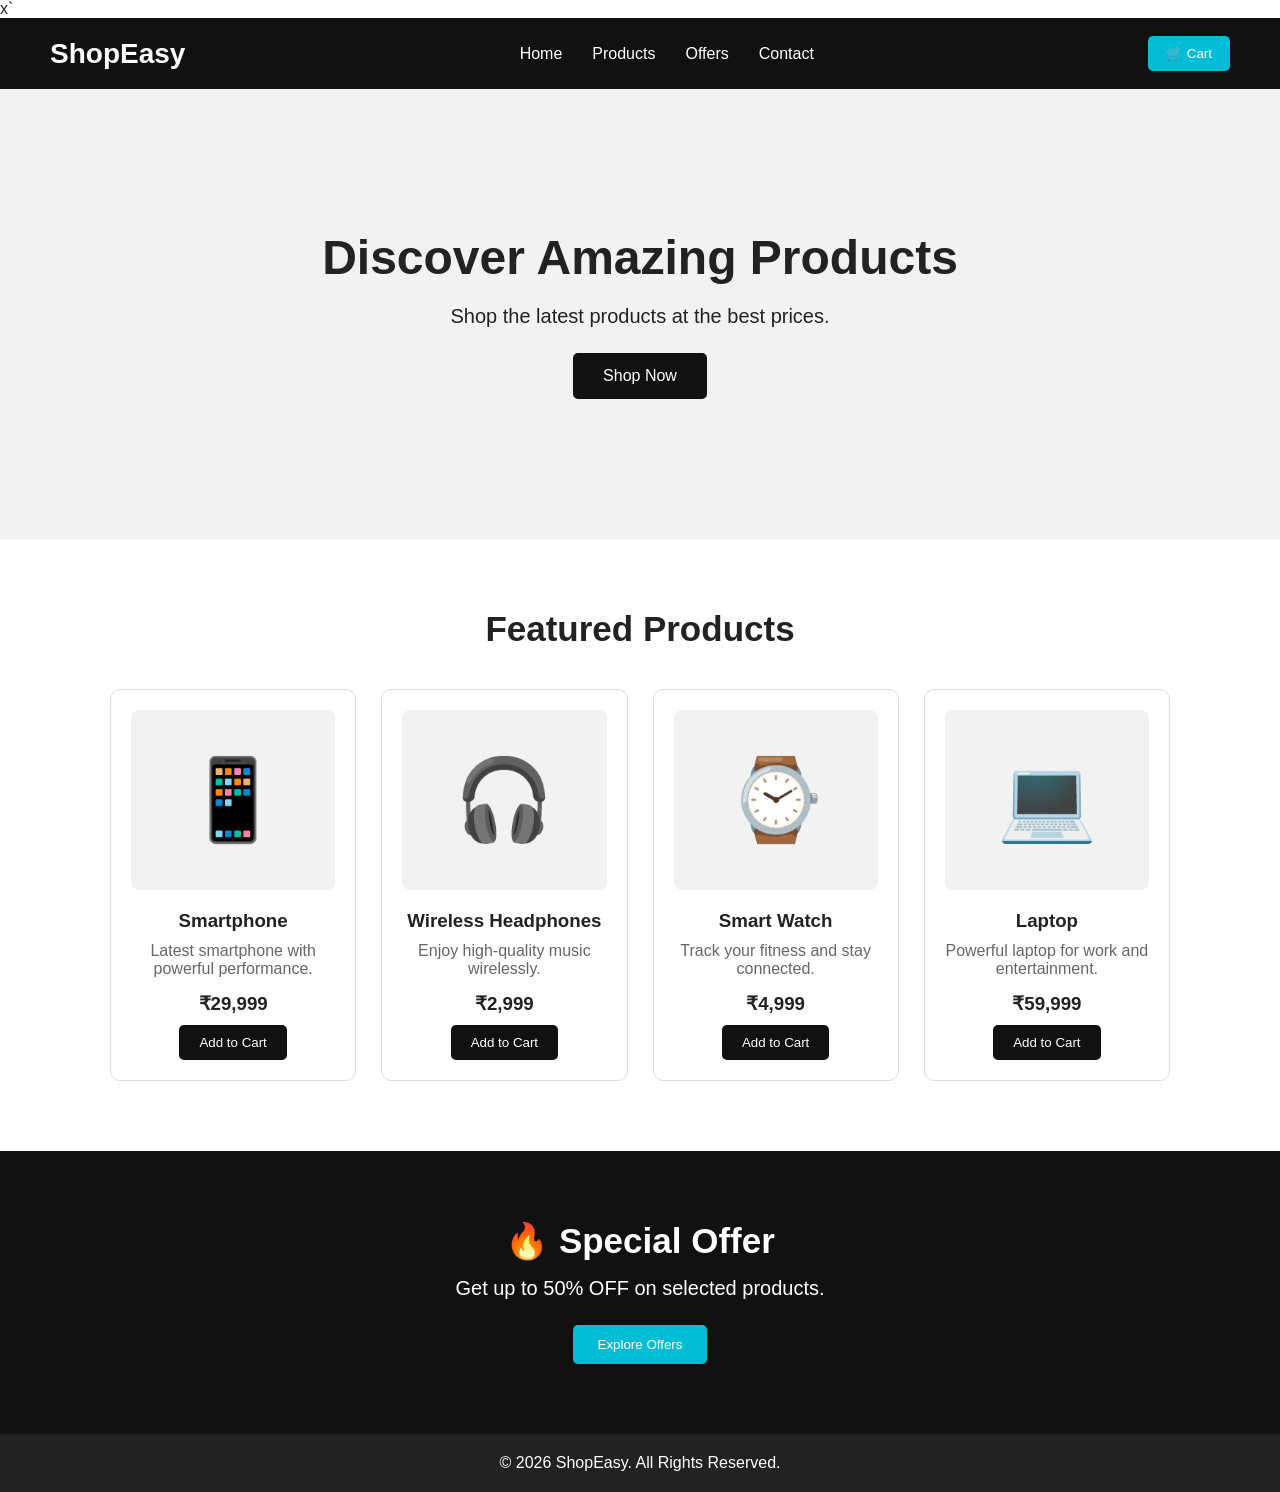
<file: ecommerce/index.html>
<!DOCTYPE html>
<html lang="en">
<head>x`
    <meta charset="UTF-8">
    <meta name="viewport" content="width=device-width, initial-scale=1.0">

    <title>ShopEasy - E-commerce</title>

    <link rel="stylesheet" href="style.css">
</head>

<body>

    <!-- Navbar -->
    <header>
        <nav class="navbar">

            <h2 class="logo">ShopEasy</h2>

            <ul class="nav-links">
                <li><a href="#">Home</a></li>
                <li><a href="#">Products</a></li>
                <li><a href="#">Offers</a></li>
                <li><a href="#">Contact</a></li>
            </ul>

            <button class="cart">🛒 Cart</button>

        </nav>
    </header>


    <!-- Hero Section -->
    <section class="hero">

        <div class="hero-content">

            <h1>Discover Amazing Products</h1>

            <p>
                Shop the latest products at the best prices.
            </p>

            <button class="shop-btn">
                Shop Now
            </button>

        </div>

    </section>


    <!-- Products -->
    <section class="products">

        <h2>Featured Products</h2>

        <div class="product-container">

            <!-- Product 1 -->
            <div class="product-card">

                <div class="product-image">
                    📱
                </div>

                <h3>Smartphone</h3>

                <p>
                    Latest smartphone with powerful performance.
                </p>

                <h3>₹29,999</h3>

                <button>Add to Cart</button>

            </div>


            <!-- Product 2 -->
            <div class="product-card">

                <div class="product-image">
                    🎧
                </div>

                <h3>Wireless Headphones</h3>

                <p>
                    Enjoy high-quality music wirelessly.
                </p>

                <h3>₹2,999</h3>

                <button>Add to Cart</button>

            </div>


            <!-- Product 3 -->
            <div class="product-card">

                <div class="product-image">
                    ⌚
                </div>

                <h3>Smart Watch</h3>

                <p>
                    Track your fitness and stay connected.
                </p>

                <h3>₹4,999</h3>

                <button>Add to Cart</button>

            </div>


            <!-- Product 4 -->
            <div class="product-card">

                <div class="product-image">
                    💻
                </div>

                <h3>Laptop</h3>

                <p>
                    Powerful laptop for work and entertainment.
                </p>

                <h3>₹59,999</h3>

                <button>Add to Cart</button>

            </div>

        </div>

    </section>


    <!-- Offer -->
    <section class="offer">

        <h2>🔥 Special Offer</h2>

        <p>
            Get up to 50% OFF on selected products.
        </p>

        <button>Explore Offers</button>

    </section>


    <!-- Footer -->
    <footer>

        <p>
            © 2026 ShopEasy. All Rights Reserved.
        </p>

    </footer>

</body>
</html>
</file>
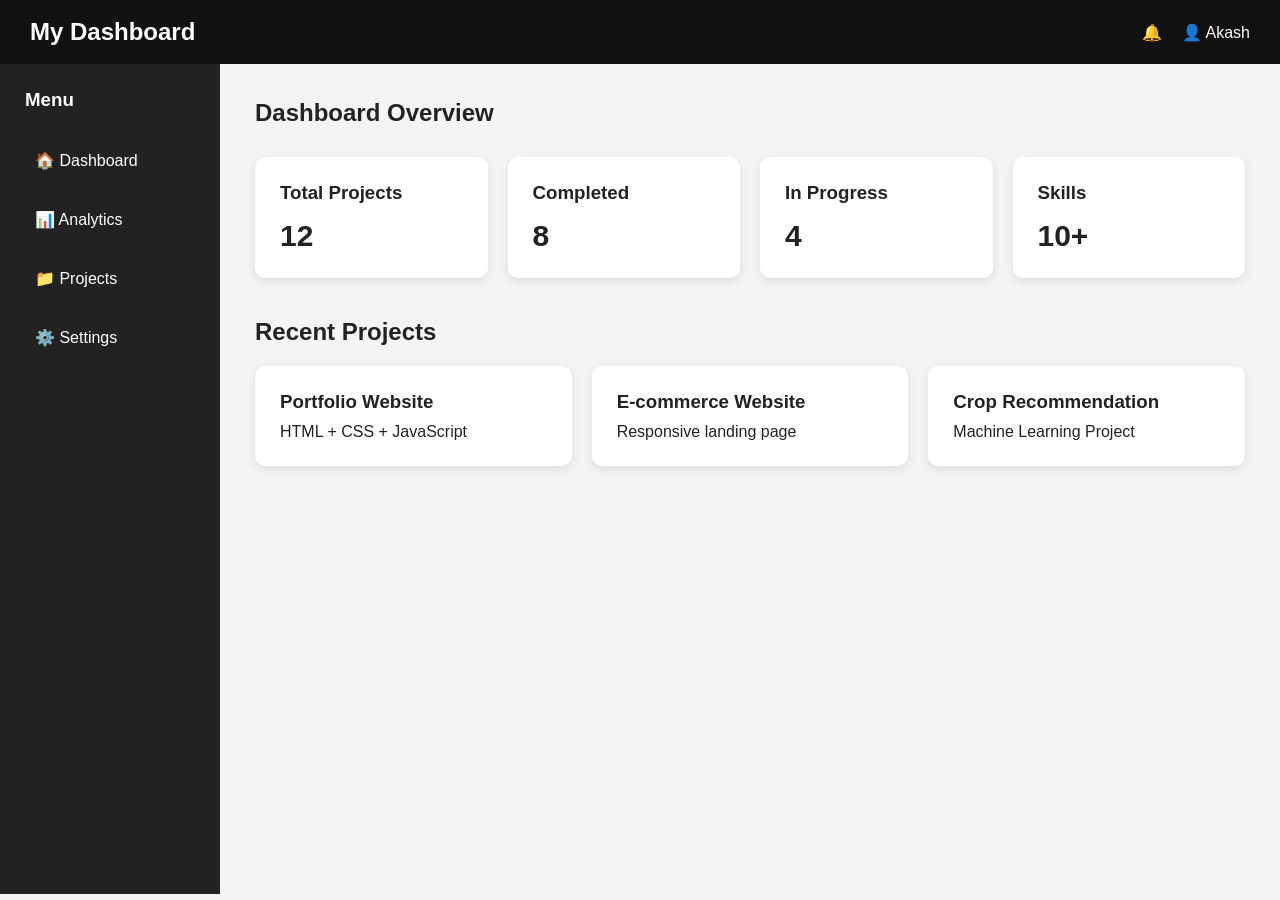
<file: layout/index.html>
<!DOCTYPE html>
<html lang="en">
<head>
    <meta charset="UTF-8">
    <meta name="viewport" content="width=device-width, initial-scale=1.0">

    <title>Flexbox & Grid Practice</title>

    <link rel="stylesheet" href="style.css">
</head>

<body>

    <!-- Header -->
    <header class="header">

        <h2>My Dashboard</h2>

        <div class="profile">
            <span>🔔</span>
            <span>👤 Akash</span>
        </div>

    </header>


    <!-- Main Layout -->
    <main class="dashboard">

        <!-- Sidebar -->
        <aside class="sidebar">

            <h3>Menu</h3>

            <a href="#">🏠 Dashboard</a>
            <a href="#">📊 Analytics</a>
            <a href="#">📁 Projects</a>
            <a href="#">⚙️ Settings</a>

        </aside>


        <!-- Content -->
        <section class="content">

            <h1>Dashboard Overview</h1>

            <!-- Cards -->
            <div class="cards">

                <div class="card">
                    <h3>Total Projects</h3>
                    <p>12</p>
                </div>

                <div class="card">
                    <h3>Completed</h3>
                    <p>8</p>
                </div>

                <div class="card">
                    <h3>In Progress</h3>
                    <p>4</p>
                </div>

                <div class="card">
                    <h3>Skills</h3>
                    <p>10+</p>
                </div>

            </div>


            <!-- Projects -->
            <h2 class="project-title">Recent Projects</h2>

            <div class="projects">

                <div class="project">
                    <h3>Portfolio Website</h3>
                    <p>HTML + CSS + JavaScript</p>
                </div>

                <div class="project">
                    <h3>E-commerce Website</h3>
                    <p>Responsive landing page</p>
                </div>

                <div class="project">
                    <h3>Crop Recommendation</h3>
                    <p>Machine Learning Project</p>
                </div>

            </div>

        </section>

    </main>

</body>
</html>
</file>
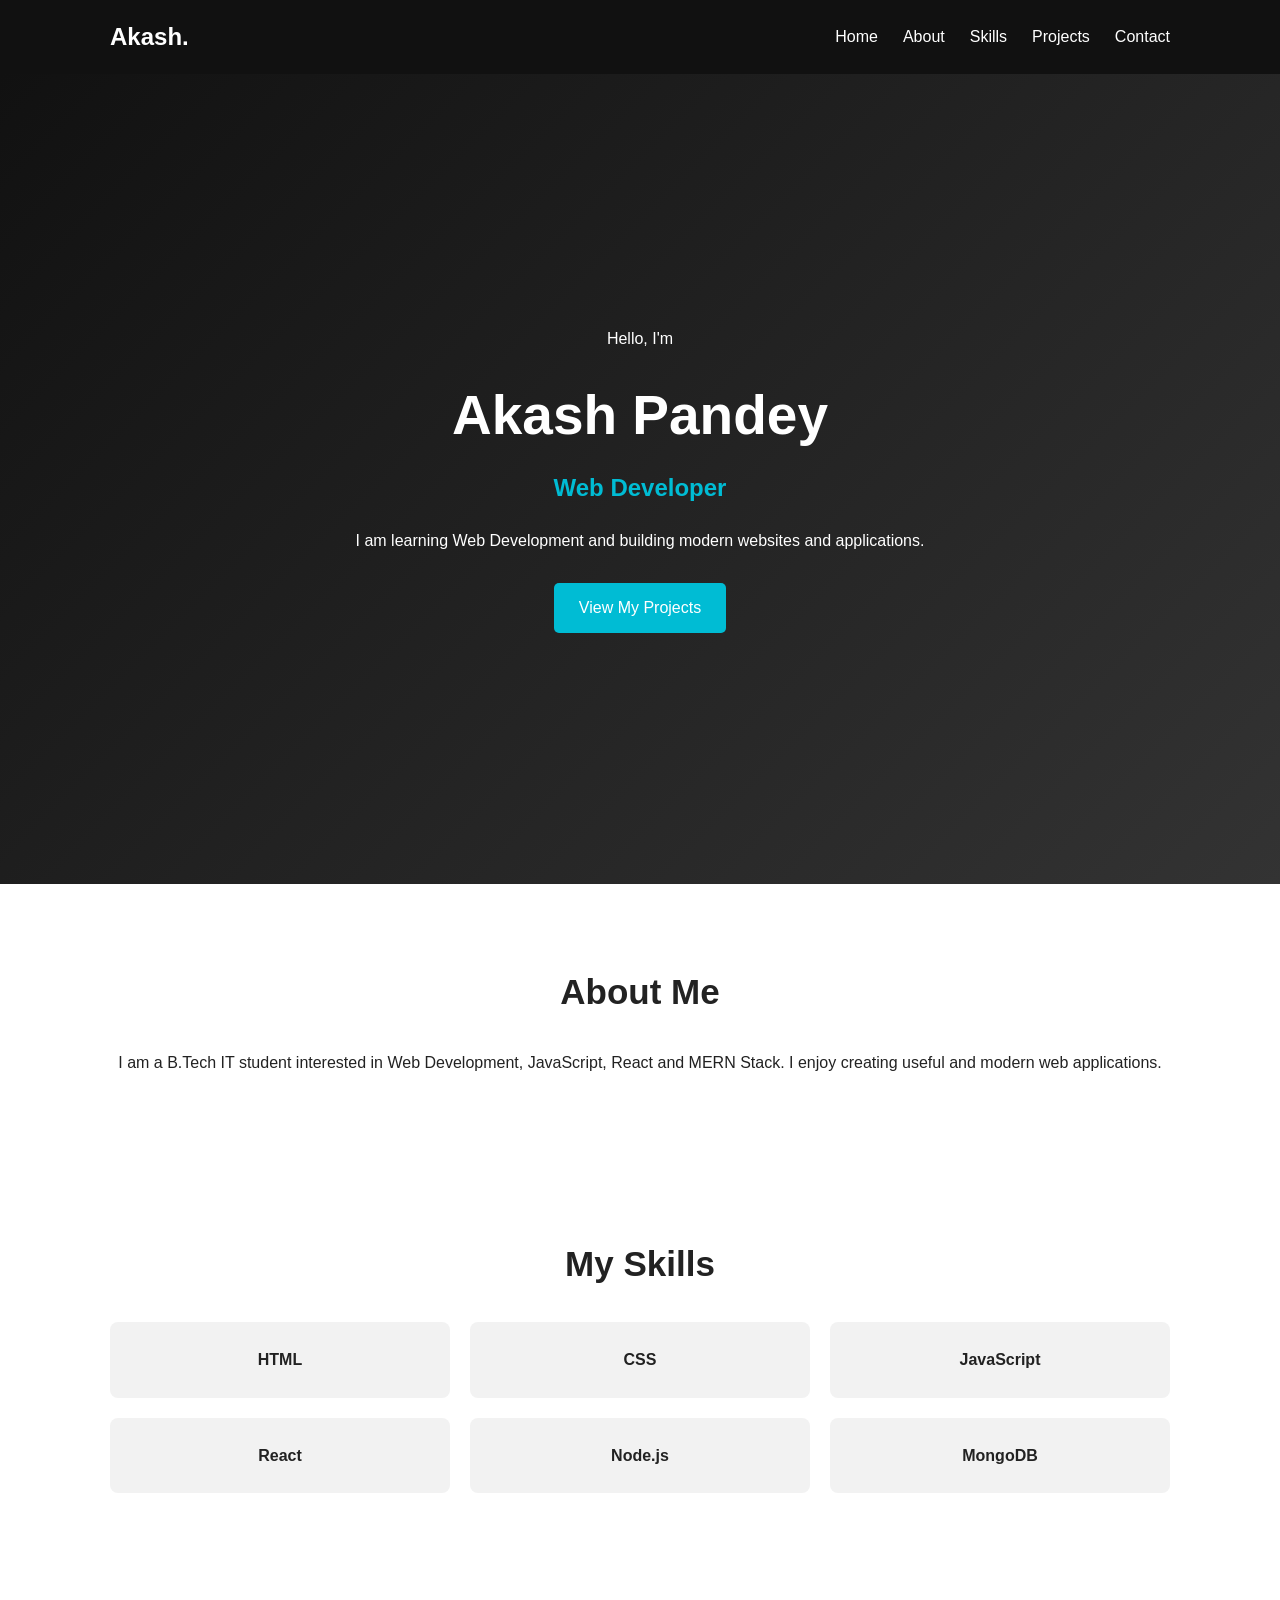
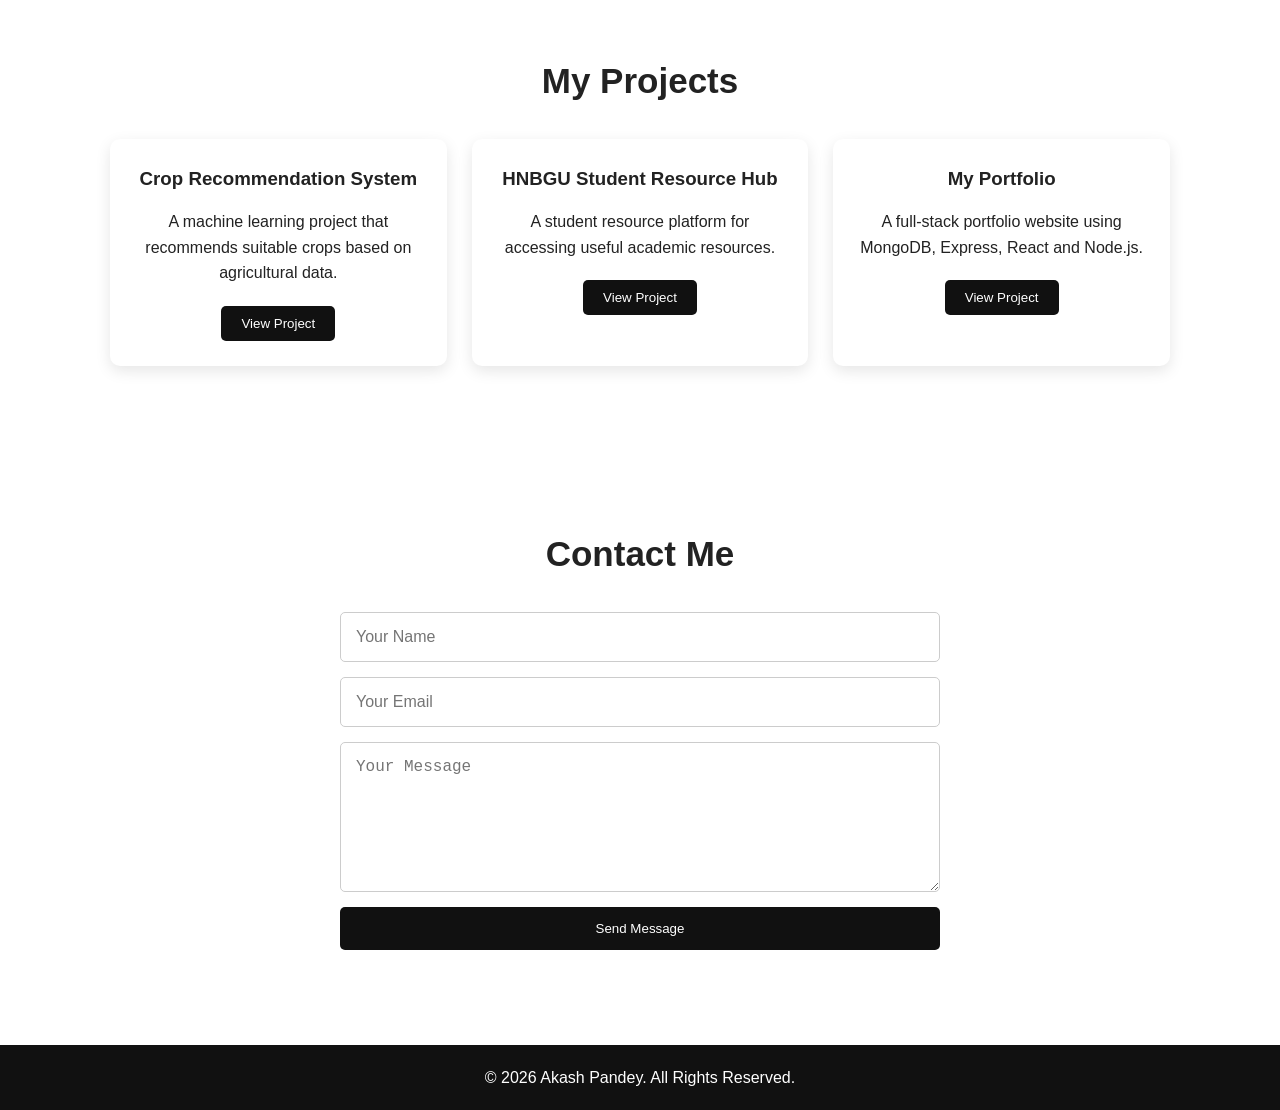
<file: Portfolio/index.html>
<!DOCTYPE html>
<html lang="en">
<head>
    <meta charset="UTF-8">
    <meta name="viewport" content="width=device-width, initial-scale=1.0">

    <title>Akash Pandey | Portfolio</title>

    <link rel="stylesheet" href="style.css">
</head>

<body>

    <!-- Navbar -->
    <header>
        <nav class="navbar">
            <h2 class="logo">Akash.</h2>

            <ul class="nav-links">
                <li><a href="#home">Home</a></li>
                <li><a href="#about">About</a></li>
                <li><a href="#skills">Skills</a></li>
                <li><a href="#projects">Projects</a></li>
                <li><a href="#contact">Contact</a></li>
            </ul>
        </nav>
    </header>


    <!-- Hero Section -->
    <section id="home" class="hero">

        <div class="hero-content">
            <p>Hello, I'm</p>

            <h1>Akash Pandey</h1>

            <h2>Web Developer</h2>

            <p>
                I am learning Web Development and building modern
                websites and applications.
            </p>

            <a href="#projects" class="btn">View My Projects</a>
        </div>

    </section>


    <!-- About -->
    <section id="about" class="section">

        <h2>About Me</h2>

        <p>
            I am a B.Tech IT student interested in Web Development,
            JavaScript, React and MERN Stack. I enjoy creating
            useful and modern web applications.
        </p>

    </section>


    <!-- Skills -->
    <section id="skills" class="section">

        <h2>My Skills</h2>

        <div class="skills-container">

            <div class="skill">HTML</div>
            <div class="skill">CSS</div>
            <div class="skill">JavaScript</div>
            <div class="skill">React</div>
            <div class="skill">Node.js</div>
            <div class="skill">MongoDB</div>

        </div>

    </section>


    <!-- Projects -->
    <section id="projects" class="section">

        <h2>My Projects</h2>

        <div class="projects-container">

            <div class="project-card">
                <h3>Crop Recommendation System</h3>
                <p>
                    A machine learning project that recommends
                    suitable crops based on agricultural data.
                </p>

                <button>View Project</button>
            </div>


            <div class="project-card">
                <h3>HNBGU Student Resource Hub</h3>
                <p>
                    A student resource platform for accessing
                    useful academic resources.
                </p>

                <button>View Project</button>
            </div>


            <div class="project-card">
                <h3>My Portfolio</h3>
                <p>
                    A full-stack portfolio website using
                    MongoDB, Express, React and Node.js.
                </p>

                <button>View Project</button>
            </div>

        </div>

    </section>


    <!-- Contact -->
    <section id="contact" class="section">

        <h2>Contact Me</h2>

        <form id="contactForm">

            <input
                type="text"
                id="name"
                placeholder="Your Name"
            >

            <input
                type="email"
                id="email"
                placeholder="Your Email"
            >

            <textarea
                id="message"
                placeholder="Your Message"
            ></textarea>

            <button type="submit">Send Message</button>

        </form>

        <p id="formMessage"></p>

    </section>


    <!-- Footer -->
    <footer>
        <p>© 2026 Akash Pandey. All Rights Reserved.</p>
    </footer>


    <script src="script.js"></script>

</body>
</html>
</file>
<file: ecommerce/style.css>
* {
    margin: 0;
    padding: 0;
    box-sizing: border-box;
}

body {
    font-family: Arial, sans-serif;
    color: #222;
}


/* Navbar */

.navbar {
    background: #111;
    color: white;

    display: flex;
    justify-content: space-between;
    align-items: center;

    padding: 18px 50px;
}

.logo {
    font-size: 28px;
}

.nav-links {
    display: flex;
    gap: 30px;

    list-style: none;
}

.nav-links a {
    color: white;
    text-decoration: none;
}

.nav-links a:hover {
    color: #00bcd4;
}

.cart {
    background: #00bcd4;
    color: white;

    border: none;

    padding: 10px 18px;

    border-radius: 5px;

    cursor: pointer;
}


/* Hero */

.hero {
    min-height: 450px;

    display: flex;
    justify-content: center;
    align-items: center;

    text-align: center;

    background: #f2f2f2;
}

.hero-content {
    max-width: 700px;
}

.hero h1 {
    font-size: 48px;
    margin-bottom: 20px;
}

.hero p {
    font-size: 20px;
    margin-bottom: 25px;
}

.shop-btn {
    background: #111;
    color: white;

    border: none;

    padding: 14px 30px;

    border-radius: 5px;

    font-size: 16px;

    cursor: pointer;
}

.shop-btn:hover {
    background: #333;
}


/* Products */

.products {
    max-width: 1100px;

    margin: auto;

    padding: 70px 20px;

    text-align: center;
}

.products > h2 {
    font-size: 35px;

    margin-bottom: 40px;
}

.product-container {
    display: grid;

    grid-template-columns: repeat(4, 1fr);

    gap: 25px;
}

.product-card {
    padding: 20px;

    border: 1px solid #ddd;

    border-radius: 10px;

    transition: 0.3s;
}

.product-card:hover {
    transform: translateY(-5px);

    box-shadow: 0 5px 15px rgba(0,0,0,0.15);
}

.product-image {
    height: 180px;

    display: flex;
    justify-content: center;
    align-items: center;

    background: #f2f2f2;

    border-radius: 8px;

    font-size: 80px;

    margin-bottom: 20px;
}

.product-card h3 {
    margin-bottom: 10px;
}

.product-card p {
    color: #666;

    margin-bottom: 15px;
}

.product-card button {
    background: #111;
    color: white;

    border: none;

    padding: 10px 20px;

    border-radius: 5px;

    cursor: pointer;
}

.product-card button:hover {
    background: #00bcd4;
}


/* Offer */

.offer {
    text-align: center;

    padding: 70px 20px;

    background: #111;

    color: white;
}

.offer h2 {
    font-size: 35px;

    margin-bottom: 15px;
}

.offer p {
    font-size: 20px;

    margin-bottom: 25px;
}

.offer button {
    padding: 12px 25px;

    border: none;

    background: #00bcd4;

    color: white;

    border-radius: 5px;

    cursor: pointer;
}


/* Footer */

footer {
    background: #222;

    color: white;

    text-align: center;

    padding: 20px;
}


/* Responsive */

@media (max-width: 900px) {

    .product-container {
        grid-template-columns: repeat(2, 1fr);
    }

}


@media (max-width: 600px) {

    .navbar {
        flex-direction: column;

        gap: 15px;

        padding: 20px;
    }

    .nav-links {
        flex-direction: column;

        text-align: center;

        gap: 12px;
    }

    .hero h1 {
        font-size: 35px;
    }

    .product-container {
        grid-template-columns: 1fr;
    }

}
</file>
<file: layout/style.css>
* {
    margin: 0;
    padding: 0;
    box-sizing: border-box;
}

body {
    font-family: Arial, sans-serif;
    background: #f4f4f4;
    color: #222;
}


/*HEADER - FLEXBOX*/

.header {
    background: #111;
    color: white;

    padding: 18px 30px;

    display: flex;
    justify-content: space-between;
    align-items: center;
}

.profile {
    display: flex;
    align-items: center;
    gap: 20px;
}


/*DASHBOARD */

.dashboard {
    display: grid;

    grid-template-columns: 220px 1fr;

    min-height: calc(100vh - 70px);
}


/* =========================
   SIDEBAR
========================= */

.sidebar {
    background: #222;

    color: white;

    padding: 25px;

    display: flex;
    flex-direction: column;

    gap: 20px;
}

.sidebar h3 {
    margin-bottom: 10px;
}

.sidebar a {
    color: white;

    text-decoration: none;

    padding: 10px;

    border-radius: 5px;
}

.sidebar a:hover {
    background: #444;
}


/* =========================
   CONTENT
========================= */

.content {
    padding: 35px;
}

.content > h1 {
    margin-bottom: 30px;
}


/* =========================
   CARDS - GRID
========================= */

.cards {
    display: grid;

    grid-template-columns: repeat(4, 1fr);

    gap: 20px;
}

.card {
    background: white;

    padding: 25px;

    border-radius: 10px;

    box-shadow: 0 3px 10px rgba(0, 0, 0, 0.1);
}

.card h3 {
    margin-bottom: 15px;
}

.card p {
    font-size: 30px;
    font-weight: bold;
}


/* =========================
   PROJECTS - GRID
========================= */

.project-title {
    margin-top: 40px;
    margin-bottom: 20px;
}

.projects {
    display: grid;

    grid-template-columns: repeat(3, 1fr);

    gap: 20px;
}

.project {
    background: white;

    padding: 25px;

    border-radius: 10px;

    box-shadow: 0 3px 10px rgba(0, 0, 0, 0.1);
}

.project h3 {
    margin-bottom: 10px;
}


/* =========================
   TABLET
========================= */

@media (max-width: 900px) {

    .cards {
        grid-template-columns: repeat(2, 1fr);
    }

    .projects {
        grid-template-columns: 1fr;
    }

}


/* =========================
   MOBILE
========================= */

@media (max-width: 600px) {

    .header {
        padding: 15px;
    }

    .profile {
        gap: 10px;
        font-size: 14px;
    }

    .dashboard {
        grid-template-columns: 1fr;
    }

    .sidebar {
        flex-direction: row;

        overflow-x: auto;

        padding: 15px;
    }

    .sidebar h3 {
        display: none;
    }

    .sidebar a {
        white-space: nowrap;
    }

    .content {
        padding: 20px;
    }

    .cards {
        grid-template-columns: 1fr;
    }

}
</file>
<file: Portfolio/style.css>
* {
    margin: 0;
    padding: 0;
    box-sizing: border-box;
}

html {
    scroll-behavior: smooth;
}

body {
    font-family: Arial, sans-serif;
    line-height: 1.6;
    color: #222;
}


/* Navbar */

header {
    background: #111;
    position: sticky;
    top: 0;
    z-index: 100;
}

.navbar {
    max-width: 1100px;
    margin: auto;

    display: flex;
    justify-content: space-between;
    align-items: center;

    padding: 18px 20px;
}

.logo {
    color: white;
}

.nav-links {
    display: flex;
    list-style: none;
    gap: 25px;
}

.nav-links a {
    color: white;
    text-decoration: none;
}

.nav-links a:hover {
    color: #00bcd4;
}


/* Hero */

.hero {
    min-height: 90vh;

    display: flex;
    justify-content: center;
    align-items: center;

    text-align: center;

    background: linear-gradient(
        135deg,
        #111,
        #333
    );

    color: white;
}

.hero-content {
    max-width: 700px;
    padding: 20px;
}

.hero h1 {
    font-size: 55px;
    margin: 10px 0;
}

.hero h2 {
    color: #00bcd4;
    margin-bottom: 20px;
}

.hero p {
    margin-bottom: 20px;
}

.btn {
    display: inline-block;

    background: #00bcd4;
    color: white;

    padding: 12px 25px;

    text-decoration: none;

    border-radius: 5px;

    margin-top: 10px;
}

.btn:hover {
    background: #0097a7;
}


/* Sections */

.section {
    max-width: 1100px;
    margin: auto;

    padding: 80px 20px;

    text-align: center;
}

.section h2 {
    font-size: 35px;
    margin-bottom: 30px;
}


/* Skills */

.skills-container {
    display: grid;

    grid-template-columns: repeat(3, 1fr);

    gap: 20px;
}

.skill {
    padding: 25px;

    background: #f2f2f2;

    border-radius: 8px;

    font-weight: bold;
}


/* Projects */

.projects-container {
    display: grid;

    grid-template-columns: repeat(3, 1fr);

    gap: 25px;
}

.project-card {
    padding: 25px;

    border-radius: 10px;

    box-shadow: 0 5px 15px rgba(0,0,0,0.1);

    background: white;
}

.project-card h3 {
    margin-bottom: 15px;
}

.project-card p {
    margin-bottom: 20px;
}

button {
    border: none;

    padding: 10px 20px;

    background: #111;
    color: white;

    border-radius: 5px;

    cursor: pointer;
}

button:hover {
    background: #333;
}


/* Contact */

form {
    max-width: 600px;

    margin: auto;

    display: flex;

    flex-direction: column;

    gap: 15px;
}

input,
textarea {
    width: 100%;

    padding: 15px;

    border: 1px solid #ccc;

    border-radius: 5px;

    font-size: 16px;
}

textarea {
    height: 150px;

    resize: vertical;
}

form button {
    padding: 14px;
}

#formMessage {
    margin-top: 15px;
    font-weight: bold;
}


/* Footer */

footer {
    text-align: center;

    background: #111;

    color: white;

    padding: 20px;
}


/* Responsive */

@media (max-width: 768px) {

    .navbar {
        flex-direction: column;

        gap: 15px;
    }

    .nav-links {
        gap: 12px;

        flex-wrap: wrap;

        justify-content: center;
    }

    .hero h1 {
        font-size: 40px;
    }

    .skills-container,
    .projects-container {
        grid-template-columns: 1fr;
    }

}
</file>
